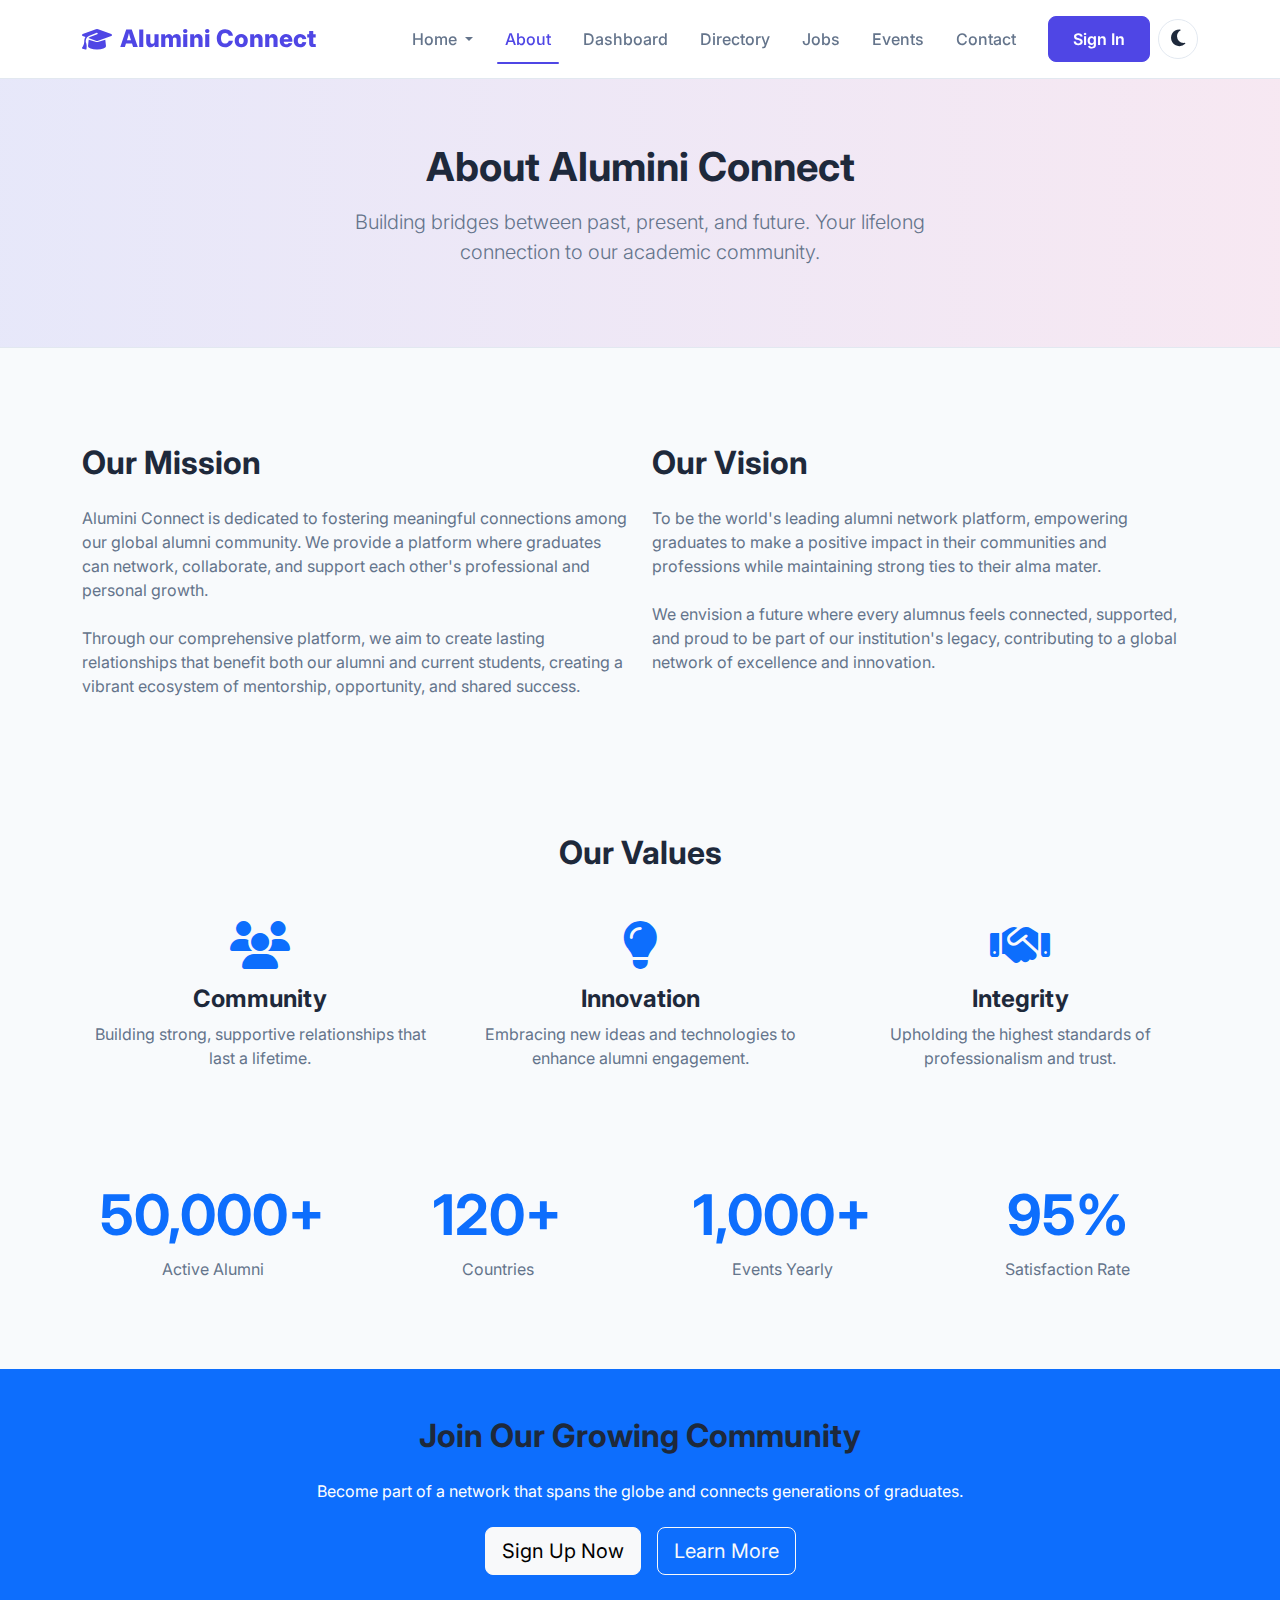
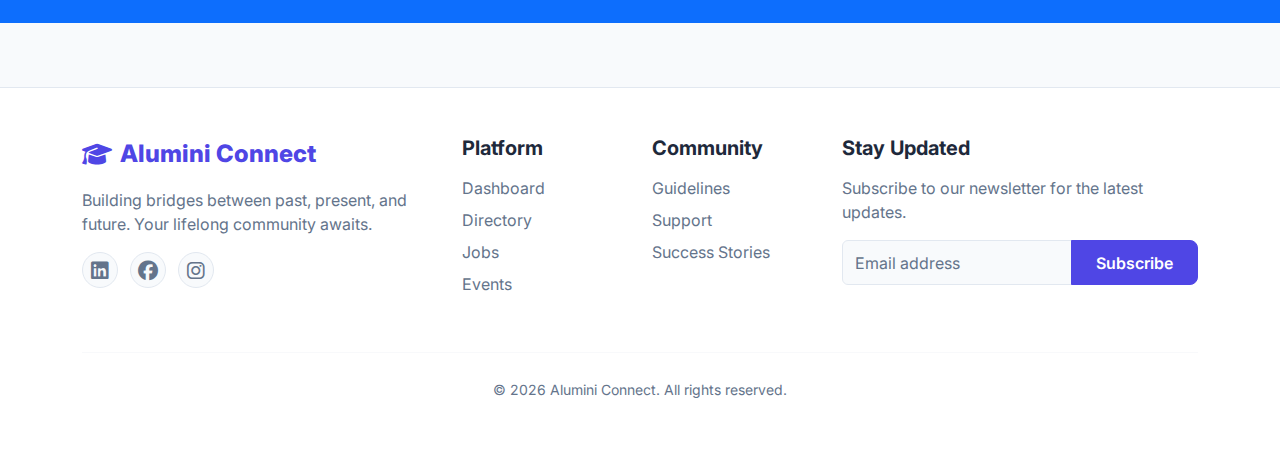
<file: about.html>
<!DOCTYPE html>
<html lang="en" data-theme="light">

<head>
    <meta charset="UTF-8">
    <meta name="viewport" content="width=device-width, initial-scale=1.0">
    <title>About Us | Alumini Connect</title>
    <link rel="icon" href="favicon.svg" type="image/svg+xml">
    <!-- Fonts -->
    <link rel="preconnect" href="https://fonts.googleapis.com">
    <link rel="preconnect" href="https://fonts.gstatic.com" crossorigin>
    <link href="https://fonts.googleapis.com/css2?family=Inter:wght@300;400;500;600;700;800&display=swap"
        rel="stylesheet">
    <!-- Bootstrap CSS -->
    <link href="https://cdn.jsdelivr.net/npm/bootstrap@5.3.2/dist/css/bootstrap.min.css" rel="stylesheet">
    <!-- Font Awesome -->
    <link rel="stylesheet" href="https://cdnjs.cloudflare.com/ajax/libs/font-awesome/6.4.0/css/all.min.css">
    <!-- Custom CSS -->
    <link rel="stylesheet" href="css/styles.css">
</head>

<body>

    <!-- Navbar -->
    <nav class="navbar navbar-expand-xl sticky-top">
        <div class="container">
            <a class="navbar-brand" href="index.html">
                <i class="fa-solid fa-graduation-cap"></i> Alumini Connect
            </a>
            <button class="navbar-toggler" type="button" data-bs-toggle="collapse" data-bs-target="#navbarNav">
                <span class="navbar-toggler-icon"></span>
            </button>
            <div class="collapse navbar-collapse" id="navbarNav">
                <ul class="navbar-nav ms-auto align-items-center">
                    <li class="nav-item dropdown">
                        <a class="nav-link dropdown-toggle" href="index.html" role="button" data-bs-toggle="dropdown"
                            aria-expanded="false">
                            Home
                        </a>
                        <ul class="dropdown-menu">
                            <li><a class="dropdown-item" href="index.html">Home 1</a></li>
                            <li><a class="dropdown-item" href="home2.html">Home 2</a></li>
                        </ul>
                    </li>
                    <li class="nav-item"><a class="nav-link active" href="about.html">About</a></li>
                    <li class="nav-item"><a class="nav-link" href="dashboard.html">Dashboard</a></li>
                    <li class="nav-item"><a class="nav-link" href="directory.html">Directory</a></li>
                    <li class="nav-item"><a class="nav-link" href="jobs.html">Jobs</a></li>
                    <li class="nav-item"><a class="nav-link" href="events.html">Events</a></li>
                    <li class="nav-item"><a class="nav-link" href="contact.html">Contact</a></li>
                    <li class="nav-item ms-3">
                        <button class="btn btn-primary">Sign In</button>
                    </li>
                    <li class="nav-item ms-2">
                        <button id="theme-toggle" class="theme-toggle" aria-label="Toggle theme">
                            <i class="fa-solid fa-moon"></i>
                        </button>
                    </li>
                </ul>
            </div>
        </div>
    </nav>

    <!-- Header -->
    <div class="page-header text-center">
        <div class="container">
            <h1 class="mb-3">About Alumini Connect</h1>
            <p class="text-muted lead mx-auto" style="max-width: 600px;">
                Building bridges between past, present, and future. Your lifelong connection to our academic community.
            </p>
        </div>
    </div>

    <!-- Mission Section -->
    <section class="py-5">
        <div class="container">
            <div class="row">
                <div class="col-lg-6 mb-4">
                    <h2 class="mb-4">Our Mission</h2>
                    <p class="text-muted mb-4">
                        Alumini Connect is dedicated to fostering meaningful connections among our global alumni community. 
                        We provide a platform where graduates can network, collaborate, and support each other's professional 
                        and personal growth.
                    </p>
                    <p class="text-muted">
                        Through our comprehensive platform, we aim to create lasting relationships that benefit both 
                        our alumni and current students, creating a vibrant ecosystem of mentorship, opportunity, and 
                        shared success.
                    </p>
                </div>
                <div class="col-lg-6 mb-4">
                    <h2 class="mb-4">Our Vision</h2>
                    <p class="text-muted mb-4">
                        To be the world's leading alumni network platform, empowering graduates to make a positive impact 
                        in their communities and professions while maintaining strong ties to their alma mater.
                    </p>
                    <p class="text-muted">
                        We envision a future where every alumnus feels connected, supported, and proud to be part of 
                        our institution's legacy, contributing to a global network of excellence and innovation.
                    </p>
                </div>
            </div>
        </div>
    </section>

    <!-- Values Section -->
    <section class="py-5" style="background-color: var(--bg-color);">
        <div class="container">
            <h2 class="text-center mb-5">Our Values</h2>
            <div class="row g-4">
                <div class="col-md-4">
                    <div class="text-center">
                        <div class="mb-3">
                            <i class="fa-solid fa-users fa-3x text-primary"></i>
                        </div>
                        <h4>Community</h4>
                        <p class="text-muted">
                            Building strong, supportive relationships that last a lifetime.
                        </p>
                    </div>
                </div>
                <div class="col-md-4">
                    <div class="text-center">
                        <div class="mb-3">
                            <i class="fa-solid fa-lightbulb fa-3x text-primary"></i>
                        </div>
                        <h4>Innovation</h4>
                        <p class="text-muted">
                            Embracing new ideas and technologies to enhance alumni engagement.
                        </p>
                    </div>
                </div>
                <div class="col-md-4">
                    <div class="text-center">
                        <div class="mb-3">
                            <i class="fa-solid fa-handshake fa-3x text-primary"></i>
                        </div>
                        <h4>Integrity</h4>
                        <p class="text-muted">
                            Upholding the highest standards of professionalism and trust.
                        </p>
                    </div>
                </div>
            </div>
        </div>
    </section>

    <!-- Stats Section -->
    <section class="py-5">
        <div class="container">
            <div class="row text-center">
                <div class="col-md-3 mb-4">
                    <h3 class="display-4 fw-bold text-primary">50,000+</h3>
                    <p class="text-muted">Active Alumni</p>
                </div>
                <div class="col-md-3 mb-4">
                    <h3 class="display-4 fw-bold text-primary">120+</h3>
                    <p class="text-muted">Countries</p>
                </div>
                <div class="col-md-3 mb-4">
                    <h3 class="display-4 fw-bold text-primary">1,000+</h3>
                    <p class="text-muted">Events Yearly</p>
                </div>
                <div class="col-md-3 mb-4">
                    <h3 class="display-4 fw-bold text-primary">95%</h3>
                    <p class="text-muted">Satisfaction Rate</p>
                </div>
            </div>
        </div>
    </section>

    <!-- CTA Section -->
    <section class="py-5 bg-primary text-white">
        <div class="container text-center">
            <h2 class="mb-4">Join Our Growing Community</h2>
            <p class="mb-4">
                Become part of a network that spans the globe and connects generations of graduates.
            </p>
            <div class="d-flex justify-content-center gap-3">
                <a href="signup.html" class="btn btn-light btn-lg">Sign Up Now</a>
                <a href="contact.html" class="btn btn-outline-light btn-lg">Learn More</a>
            </div>
        </div>
    </section>

    <!-- Footer -->
    <footer>
            <div class="container">
                <div class="row">
                    <div class="col-md-4 mb-4">
                        <a class="navbar-brand mb-3" href="#">
                            <i class="fa-solid fa-graduation-cap"></i> Alumini Connect
                        </a>
                        <p class="text-muted">Building bridges between past, present, and future. Your lifelong
                            community
                            awaits.</p>
                        <div class="social-links mt-3">
                            <a href="#" class="text-muted error-link me-2"><i
                                    class="fa-brands fa-linkedin fa-lg"></i></a>
                            <a href="#" class="text-muted me-2"><i class="fa-brands fa-facebook fa-lg"></i></a>
                            <a href="#" class="text-muted"><i class="fa-brands fa-instagram fa-lg"></i></a>
                        </div>
                    </div>
                    <div class="col-md-2 mb-4">
                        <h5 class="mb-3">Platform</h5>
                        <a href="dashboard.html" class="footer-link">Dashboard</a>
                        <a href="directory.html" class="footer-link">Directory</a>
                        <a href="jobs.html" class="footer-link">Jobs</a>
                        <a href="events.html" class="footer-link">Events</a>
                    </div>
                    <div class="col-md-2 mb-4">
                        <h5 class="mb-3">Community</h5>
                        <a href="#" class="footer-link">Guidelines</a>
                        <a href="#" class="footer-link">Support</a>
                        <a href="#" class="footer-link">Success Stories</a>
                    </div>
                    <div class="col-md-4 mb-4">
                        <h5 class="mb-3">Stay Updated</h5>
                        <p class="text-muted mb-3">Subscribe to our newsletter for the latest updates.</p>
                        <div class="input-group mb-3">
                            <input type="text" class="form-control" placeholder="Email address"
                                aria-label="Email address">
                            <button class="btn btn-primary" type="button">Subscribe</button>
                        </div>
                    </div>
                </div>
                <hr class="my-4" style="border-color: var(--border-color);">
                <div class="text-center text-muted">
                    <small>&copy; 2026 Alumini Connect. All rights reserved.</small>
                </div>
            </div>
        </footer>

    <!-- Bootstrap JS -->
    <script src="https://cdn.jsdelivr.net/npm/bootstrap@5.3.2/dist/js/bootstrap.bundle.min.js"></script>
    <!-- Custom JS -->
    <script src="js/script.js"></script>
</body>

</html>
</file>
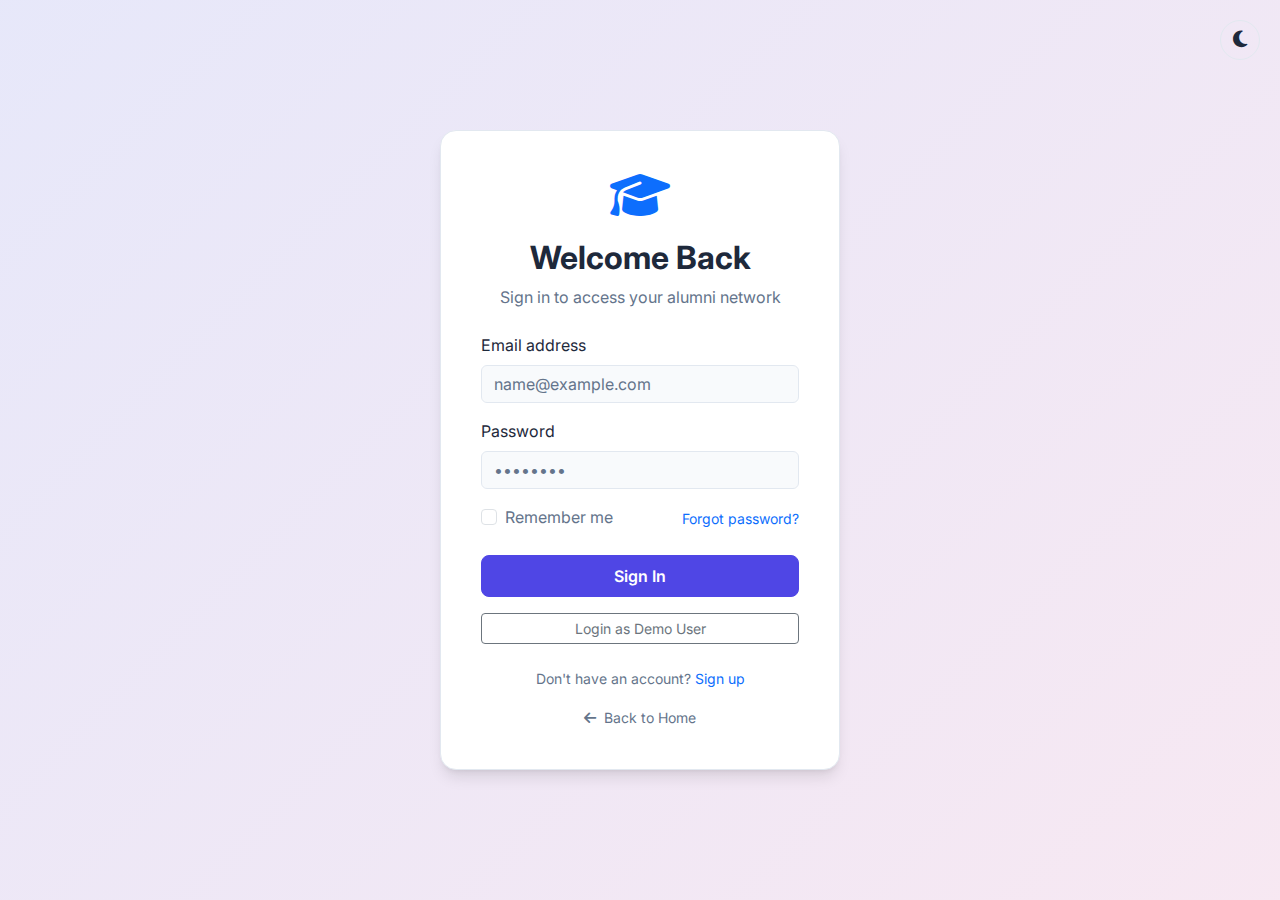
<file: login.html>
<!DOCTYPE html>
<html lang="en" data-theme="light">

<head>
    <meta charset="UTF-8">
    <meta name="viewport" content="width=device-width, initial-scale=1.0">
    <title>Sign In - Alumini Connect</title>
    <link rel="icon" href="favicon.svg" type="image/svg+xml">
    <!-- Fonts -->
    <link rel="preconnect" href="https://fonts.googleapis.com">
    <link rel="preconnect" href="https://fonts.gstatic.com" crossorigin>
    <link href="https://fonts.googleapis.com/css2?family=Inter:wght@300;400;500;600;700;800&display=swap"
        rel="stylesheet">
    <!-- Bootstrap CSS -->
    <link href="https://cdn.jsdelivr.net/npm/bootstrap@5.3.2/dist/css/bootstrap.min.css" rel="stylesheet">
    <!-- Font Awesome -->
    <link rel="stylesheet" href="https://cdnjs.cloudflare.com/ajax/libs/font-awesome/6.4.0/css/all.min.css">
    <!-- Custom CSS -->
    <link rel="stylesheet" href="css/styles.css">
    <style>
        .login-container {
            min-height: 100vh;
            display: flex;
            align-items: center;
            justify-content: center;
            background: linear-gradient(135deg, rgba(79, 70, 229, 0.1), rgba(236, 72, 153, 0.1));
        }

        .login-card {
            background-color: var(--card-bg);
            border: 1px solid var(--border-color);
            border-radius: 16px;
            padding: 2.5rem;
            width: 100%;
            max-width: 400px;
            box-shadow: var(--shadow-lg);
        }
    </style>
</head>

<body>

    <div class="login-container">
        <div class="login-card animate-on-scroll">
            <div class="text-center mb-4">
                <a class="navbar-brand mb-3 d-inline-block text-decoration-none" href="index.html">
                    <i class="fa-solid fa-graduation-cap text-primary fa-2x"></i>
                </a>
                <h2 class="fw-bold">Welcome Back</h2>
                <p class="text-muted">Sign in to access your alumni network</p>
            </div>

            <form id="loginForm">
                <div class="mb-3">
                    <label for="email" class="form-label">Email address</label>
                    <input type="email" class="form-control" id="email" placeholder="name@example.com" required>
                </div>
                <div class="mb-3">
                    <label for="password" class="form-label">Password</label>
                    <input type="password" class="form-control" id="password" placeholder="••••••••" required>
                </div>
                <div class="d-flex justify-content-between align-items-center mb-4">
                    <div class="form-check">
                        <input class="form-check-input" type="checkbox" id="remember">
                        <label class="form-check-label text-muted" for="remember">
                            Remember me
                        </label>
                    </div>
                    <a href="#" class="text-primary text-decoration-none small">Forgot password?</a>
                </div>
                <button type="submit" class="btn btn-primary w-100 py-2 fw-semibold">Sign In</button>
                <div class="text-center mt-3">
                    <button type="button" id="demoLoginBtn" class="btn btn-outline-secondary btn-sm w-100">Login as Demo
                        User</button>
                </div>
            </form>

            <div class="text-center mt-4">
                <p class="text-muted small">Don't have an account? <a href="signup.html"
                        class="text-primary text-decoration-none">Sign up</a></p>
                <div class="mt-3">
                    <a href="index.html" class="text-muted text-decoration-none small"><i
                            class="fa-solid fa-arrow-left me-1"></i> Back to Home</a>
                </div>
            </div>
        </div>
    </div>

    <!-- Theme Toggle (Absolute Position) -->
    <div style="position: absolute; top: 20px; right: 20px;">
        <button id="theme-toggle" class="theme-toggle" aria-label="Toggle theme">
            <i class="fa-solid fa-moon"></i>
        </button>
    </div>

    <!-- Bootstrap Bundle with Popper -->
    <script src="https://cdn.jsdelivr.net/npm/bootstrap@5.3.2/dist/js/bootstrap.bundle.min.js"></script>
    <!-- Custom JS -->
    <script src="js/script.js"></script>

</body>

</html>
</file>
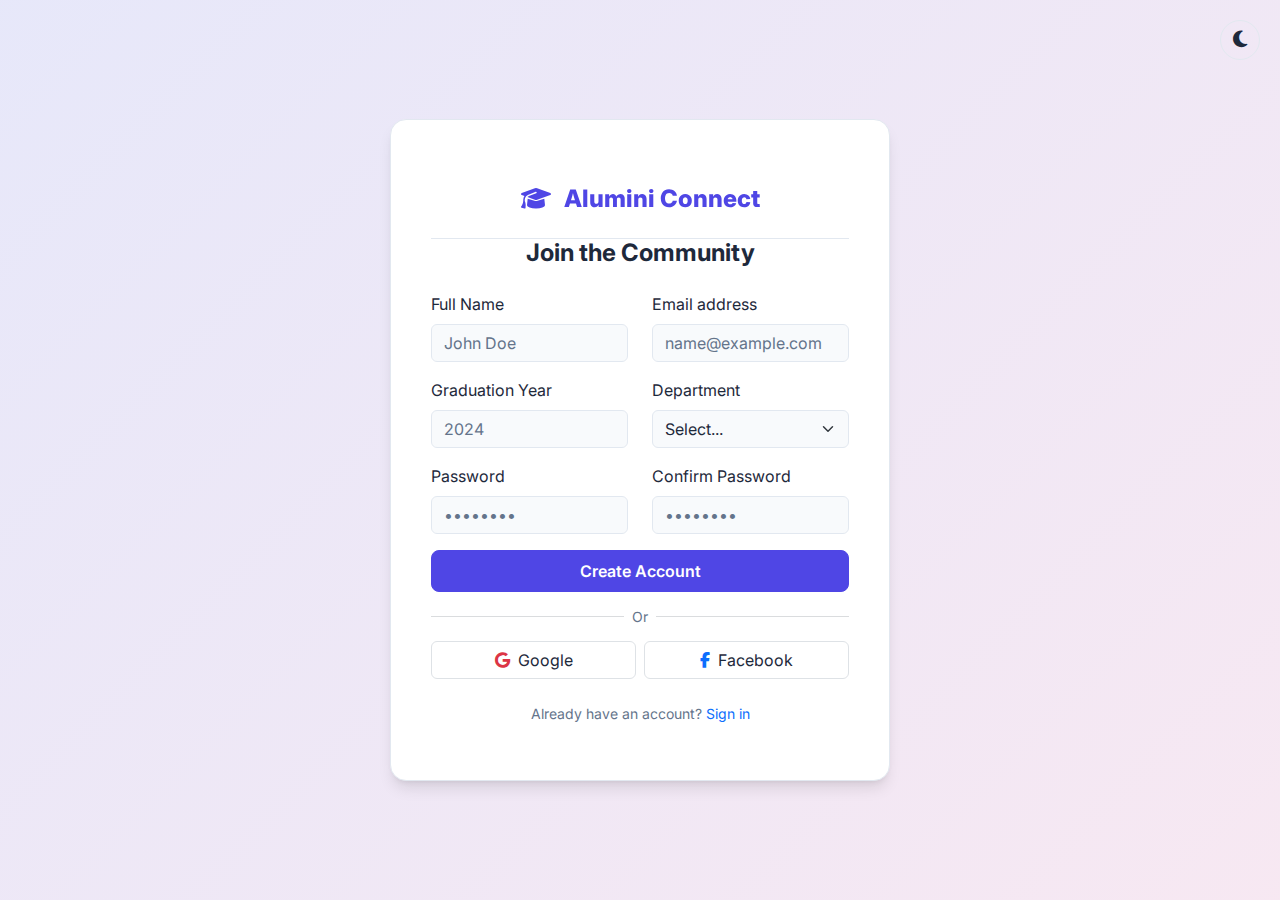
<file: signup.html>
<!DOCTYPE html>
<html lang="en" data-theme="light">

<head>
    <meta charset="UTF-8">
    <meta name="viewport" content="width=device-width, initial-scale=1.0">
    <title>Sign Up - Alumini Connect</title>
    <link rel="icon" href="favicon.svg" type="image/svg+xml">
    <!-- Fonts -->
    <link rel="preconnect" href="https://fonts.googleapis.com">
    <link rel="preconnect" href="https://fonts.gstatic.com" crossorigin>
    <link href="https://fonts.googleapis.com/css2?family=Inter:wght@300;400;500;600;700;800&display=swap"
        rel="stylesheet">
    <!-- Bootstrap CSS -->
    <link href="https://cdn.jsdelivr.net/npm/bootstrap@5.3.2/dist/css/bootstrap.min.css" rel="stylesheet">
    <!-- Font Awesome -->
    <link rel="stylesheet" href="https://cdnjs.cloudflare.com/ajax/libs/font-awesome/6.4.0/css/all.min.css">
    <!-- Custom CSS -->
    <link rel="stylesheet" href="css/styles.css">
    <style>
        .login-container {
            min-height: 100vh;
            display: flex;
            align-items: center;
            justify-content: center;
            background: linear-gradient(135deg, rgba(79, 70, 229, 0.1), rgba(236, 72, 153, 0.1));
        }

        .login-card {
            background-color: var(--card-bg);
            border: 1px solid var(--border-color);
            border-radius: 16px;
            padding: 2.5rem;
            width: 100%;
            max-width: 500px;
            box-shadow: var(--shadow-lg);
        }
        
        .login-card .navbar-brand {
            display: flex;
            align-items: center;
            justify-content: center;
            margin-bottom: 1.5rem;
            font-weight: 800;
            font-size: 1.5rem;
            color: var(--primary-color) !important;
            text-decoration: none;
        }
        
        .login-card .navbar-brand i {
            margin-right: 0.5rem;
        }
    </style>
</head>

<body>

    <div class="login-container">
        <div class="login-card animate-on-scroll">
            <div class="text-center mb-4">
                <nav class="navbar navbar-expand-xl sticky-top">
                    <a  style="display: table;margin: 0 auto;" class="navbar-brand" href="index.html">
                    <i class="fa-solid fa-graduation-cap"></i> Alumini Connect
                </a>
                </nav>
                <h4 class="fw-bold">Join the Community</h4>
            </div>

            <form id="signupForm">
                <div class="row">
                    <div class="col-md-6 mb-3">
                        <label for="fullName" class="form-label">Full Name</label>
                        <input type="text" class="form-control" id="fullName" placeholder="John Doe" required>
                    </div>
                    <div class="col-md-6 mb-3">
                        <label for="email" class="form-label">Email address</label>
                        <input type="email" class="form-control" id="email" placeholder="name@example.com" required>
                    </div>
                </div>

                <div class="row">
                    <div class="col-md-6 mb-3">
                        <label for="gradYear" class="form-label">Graduation Year</label>
                        <input type="number" class="form-control" id="gradYear" placeholder="2024" min="1950" max="2030"
                            required>
                    </div>
                    <div class="col-md-6 mb-3">
                        <label for="department" class="form-label">Department</label>
                        <select class="form-select" id="department" required>
                            <option value="" selected disabled>Select...</option>
                            <option value="cs">Computer Science</option>
                            <option value="engineering">Engineering</option>
                            <option value="business">Business</option>
                            <option value="arts">Arts & Sciences</option>
                            <option value="other">Other</option>
                        </select>
                    </div>
                </div>

                <div class="row">
                    <div class="col-md-6 mb-3">
                        <label for="password" class="form-label">Password</label>
                        <input type="password" class="form-control" id="password" placeholder="••••••••" required>
                    </div>
                    <div class="col-md-6 mb-3">
                        <label for="confirmPassword" class="form-label">Confirm Password</label>
                        <input type="password" class="form-control" id="confirmPassword" placeholder="••••••••"
                            required>
                    </div>
                </div>

                <button type="submit" class="btn btn-primary w-100 py-2 fw-semibold">Create Account</button>

                <div class="position-relative my-4">
                    <hr class="text-secondary opacity-25">
                    <span
                        class="position-absolute top-50 start-50 translate-middle bg-white px-2 text-muted small text-nowrap"
                        style="z-index: 1;">Or
                    </span>
                </div>

                <div class="d-flex gap-2">
                    <button type="button"
                        class="btn btn-social border w-100 d-flex align-items-center justify-content-center gap-2">
                        <i class="fa-brands fa-google text-danger"></i>
                        Google
                    </button>
                    <button type="button"
                        class="btn btn-social border w-100 d-flex align-items-center justify-content-center gap-2">
                        <i class="fa-brands fa-facebook-f text-primary"></i>
                        Facebook
                    </button>
                </div>
            </form>

            <div class="text-center mt-4">
                <p class="text-muted small">Already have an account? <a href="login.html"
                        class="text-primary text-decoration-none">Sign in</a></p>
            </div>
        </div>
    </div>

    <!-- Theme Toggle (Absolute Position) -->
    <div style="position: absolute; top: 20px; right: 20px;">
        <button id="theme-toggle" class="theme-toggle" aria-label="Toggle theme">
            <i class="fa-solid fa-moon"></i>
        </button>
    </div>

    <!-- Bootstrap Bundle with Popper -->
    <script src="https://cdn.jsdelivr.net/npm/bootstrap@5.3.2/dist/js/bootstrap.bundle.min.js"></script>
    <!-- Custom JS -->
    <script src="js/script.js"></script>

</body>

</html>
</file>
<file: css/styles.css>
:root {
    /* Light Theme Variables */
    --primary-color: #4f46e5;
    /* Indigo 600 */
    --primary-hover: #4338ca;
    /* Indigo 700 */
    --secondary-color: #ec4899;
    /* Pink 500 */
    --bg-color: #f8fafc;
    /* Slate 50 */
    --card-bg: #ffffff;
    --text-color: #1e293b;
    /* Slate 800 */
    --text-muted: #64748b;
    /* Slate 500 */
    --border-color: #e2e8f0;
    /* Slate 200 */
    --navbar-bg: rgba(255, 255, 255, 0.9);
    --shadow-sm: 0 1px 2px 0 rgb(0 0 0 / 0.05);
    --shadow-md: 0 4px 6px -1px rgb(0 0 0 / 0.1), 0 2px 4px -2px rgb(0 0 0 / 0.1);
    --shadow-lg: 0 10px 15px -3px rgb(0 0 0 / 0.1), 0 4px 6px -4px rgb(0 0 0 / 0.1);
    --transition-speed: 0.3s;
}

[data-theme="dark"] {
    /* Dark Theme Variables */
    --primary-color: #6366f1;
    /* Indigo 500 */
    --primary-hover: #818cf8;
    /* Indigo 400 */
    --secondary-color: #f472b6;
    /* Pink 400 */
    --bg-color: #0f172a;
    /* Slate 900 */
    --card-bg: #1e293b;
    /* Slate 800 */
    --text-color: #ffffff;
    /* White */
    --text-muted: #cbd5e1;
    /* Slate 300 */
    --border-color: #334155;
    /* Slate 700 */
    --navbar-bg: rgba(15, 23, 42, 0.9);
}

body {
    background-color: var(--bg-color);
    color: var(--text-color);
    font-family: 'Inter', system-ui, -apple-system, sans-serif;
    transition: background-color var(--transition-speed), color var(--transition-speed);
    overflow-x: hidden;
    /* Prevent horizontal scroll from animations */
}

h1,
h2,
h3,
h4,
h5,
h6 {
    font-weight: 700;
    color: var(--text-color);
}

a {
    text-decoration: none;
    transition: color var(--transition-speed);
}

/* Navbar */
.navbar {
    background-color: var(--navbar-bg);
    backdrop-filter: blur(10px);
    border-bottom: 1px solid var(--border-color);
    padding: 1rem 0;
    transition: background-color var(--transition-speed), border-color var(--transition-speed);
}

.navbar-brand {
    font-weight: 800;
    font-size: 1.5rem;
    color: var(--primary-color) !important;
    display: flex;
    align-items: center;
    gap: 0.5rem;
}

.nav-link {
    color: var(--text-muted) !important;
    font-weight: 500;
    margin: 0 0.5rem;
    position: relative;
    transition: color var(--transition-speed);
}

.nav-link:hover,
.nav-link.active {
    color: var(--primary-color) !important;
}

/* Dropdown on Hover */
.navbar-nav .dropdown:hover .dropdown-menu {
    display: block;
    margin-top: 0;
}

.nav-link.active::after {
    content: '';
    position: absolute;
    bottom: -5px;
    left: 0;
    width: 100%;
    height: 2px;
    background-color: var(--primary-color);
    border-radius: 2px;
}

/* Navbar Toggler (Dark Mode) */
[data-theme="dark"] .navbar-toggler-icon {
    filter: invert(1) grayscale(100%) brightness(200%);
}

[data-theme="dark"] .navbar-toggler {
    border-color: rgba(255, 255, 255, 0.1);
}

/* Buttons */
.btn-primary {
    background-color: var(--primary-color);
    border-color: var(--primary-color);
    padding: 0.6rem 1.5rem;
    font-weight: 600;
    border-radius: 8px;
    transition: all 0.2s ease;
}

.btn-primary:hover {
    background-color: var(--primary-hover);
    border-color: var(--primary-hover);
    transform: translateY(-2px);
    box-shadow: var(--shadow-md);
}

.btn-outline-primary {
    color: var(--primary-color);
    border-color: var(--primary-color);
    border-radius: 8px;
    font-weight: 600;
}

.btn-outline-primary:hover {
    background-color: var(--primary-color);
    color: #fff;
}

/* Cards (Global Override) */
.card {
    background-color: var(--card-bg);
    border-color: var(--border-color);
    color: var(--text-color);
    transition: background-color var(--transition-speed), border-color var(--transition-speed), color var(--transition-speed);
}


/* Hero Section */
.hero-section {
    padding: 6rem 0;
    position: relative;
    overflow: hidden;
}

.hero-content h1 {
    font-size: 3.5rem;
    line-height: 1.2;
    margin-bottom: 1.5rem;
    background: linear-gradient(135deg, var(--primary-color), var(--secondary-color));
    -webkit-background-clip: text;
    background-clip: text;
    -webkit-text-fill-color: transparent;
}

.hero-content p {
    font-size: 1.25rem;
    color: var(--text-muted);
    margin-bottom: 2rem;
}

.hero-image {
    position: relative;
    z-index: 1;
    animation: float 6s ease-in-out infinite;
}

.hero-image img {
    border-radius: 20px;
    box-shadow: var(--shadow-lg);
}

/* Features Section */
.feature-card {
    background-color: var(--card-bg);
    border: 1px solid var(--border-color);
    border-radius: 16px;
    padding: 2rem;
    transition: all var(--transition-speed);
    height: 100%;
    text-align: center;
}

.feature-card:hover {
    transform: translateY(-5px);
    box-shadow: var(--shadow-lg);
    border-color: var(--primary-color);
}

.feature-icon {
    width: 60px;
    height: 60px;
    background-color: rgba(79, 70, 229, 0.1);
    border-radius: 12px;
    display: flex;
    align-items: center;
    justify-content: center;
    font-size: 1.5rem;
    color: var(--primary-color);
    margin: 0 auto 1.5rem auto;
}

[data-theme="dark"] .feature-icon {
    background-color: rgba(99, 102, 241, 0.2);
}

.feature-card h3 {
    margin-bottom: 1rem;
    font-size: 1.25rem;
}

.feature-card p {
    color: var(--text-muted);
}

/* Footer */
footer {
    background-color: var(--card-bg);
    border-top: 1px solid var(--border-color);
    padding: 3rem 0;
    margin-top: 4rem;
}

.footer-link {
    color: var(--text-muted);
    margin-bottom: 0.5rem;
    display: block;
    transition: color 0.2s;
}

.footer-link:hover {
    color: var(--primary-color);
}

/* Theme Toggle */
.theme-toggle {
    cursor: pointer;
    font-size: 1.2rem;
    color: var(--text-color);
    width: 40px;
    height: 40px;
    display: flex;
    align-items: center;
    justify-content: center;
    border-radius: 50%;
    border: 1px solid var(--border-color);
    background-color: transparent;
    transition: all 0.2s;
}

.theme-toggle:hover {
    background-color: rgba(128, 128, 128, 0.1);
    transform: rotate(15deg);
}

/* Stats Section */
.stats-section {
    background: linear-gradient(135deg, var(--primary-color), var(--secondary-color));
    color: white;
}

.stat-item h2 {
    font-size: 3rem;
    font-weight: 800;
    color: white;
    margin-bottom: 0.5rem;
}

.stat-item p {
    font-size: 1.1rem;
    opacity: 0.9;
    margin: 0;
}

/* Success Stories */
.story-card {
    background-color: var(--card-bg);
    border: 1px solid var(--border-color);
    border-radius: 16px;
    padding: 2rem;
    height: 100%;
    transition: all var(--transition-speed);
}

.story-card:hover {
    transform: translateY(-5px);
    box-shadow: var(--shadow-lg);
}

.story-image {
    width: 80px;
    height: 80px;
    border-radius: 50%;
    object-fit: cover;
    margin-bottom: 1.5rem;
    border: 3px solid var(--primary-color);
}

.story-quote {
    font-style: italic;
    color: var(--text-muted);
    font-size: 1.1rem;
    margin-bottom: 1.5rem;
}

/* CTA Section */
.cta-section {
    background-color: var(--card-bg);
    border-radius: 24px;
    padding: 4rem 2rem;
    border: 1px solid var(--border-color);
    position: relative;
    overflow: hidden;
}

.cta-section::before {
    content: '';
    position: absolute;
    top: 0;
    left: 0;
    width: 100%;
    height: 100%;
    background: linear-gradient(45deg, rgba(79, 70, 229, 0.05), rgba(236, 72, 153, 0.05));
    z-index: 0;
}

.cta-content {
    position: relative;
    z-index: 1;
}

/* Utilities */
.text-muted {
    color: var(--text-muted) !important;
}

.text-gradient {
    background: linear-gradient(135deg, var(--primary-color), var(--secondary-color));
    -webkit-background-clip: text;
    background-clip: text;
    -webkit-text-fill-color: transparent;
}

/* Animations */
@keyframes float {
    0% {
        transform: translateY(0px);
    }

    50% {
        transform: translateY(-20px);
    }

    100% {
        transform: translateY(0px);
    }
}

.fade-in {
    animation: fadeIn 0.8s ease-out forwards;
    opacity: 0;
}

@keyframes fadeIn {
    from {
        opacity: 0;
        transform: translateY(20px);
    }

    to {
        opacity: 1;
        transform: translateY(0);
    }
}

/* Page Headers */
.page-header {
    background: linear-gradient(to right, rgba(79, 70, 229, 0.1), rgba(236, 72, 153, 0.1));
    padding: 4rem 0;
    margin-bottom: 3rem;
    border-bottom: 1px solid var(--border-color);
}

[data-theme="dark"] .btn-close {
    filter: invert(1) grayscale(100%) brightness(200%);
}

/* Form Styles */
.form-label,
.form-text {
    color: var(--text-color);
}

.form-control,
.form-select {
    background-color: var(--bg-color);
    border-color: var(--border-color);
    color: var(--text-color);
}

.form-control:focus,
.form-select:focus {
    background-color: var(--bg-color);
    border-color: var(--primary-color);
    color: var(--text-color);
    box-shadow: 0 0 0 0.25rem rgba(79, 70, 229, 0.25);
}


.form-control::placeholder {
    color: var(--text-muted);
}

/* Dark Mode Overrides for Bootstrap Components */
.dropdown-menu {
    background-color: var(--card-bg);
    border-color: var(--border-color);
}

.dropdown-item {
    color: var(--text-color);
}

.dropdown-item:hover,
.dropdown-item:focus {
    background-color: var(--bg-color);
    /* Or a slightly lighter/darker shade */
    color: var(--primary-color);
}

.modal-content {
    background-color: var(--card-bg);
    color: var(--text-color);
    border-color: var(--border-color);
}

.modal-header,
.modal-footer {
    border-color: var(--border-color);
}



/* .btn-close inversion is handled by the filter in line 381 */


/* Dark Mode Paragraph Overrides - Global */
[data-theme="dark"] p,
[data-theme="dark"] label,
[data-theme="dark"] .form-check-label,
[data-theme="dark"] .card-title {
    color: var(--text-color) !important;
}

/* Dark Mode Footer Visibility */
[data-theme="dark"] footer .text-muted,
[data-theme="dark"] .footer-link {
    color: var(--text-color) !important;
    opacity: 0.9;
}

[data-theme="dark"] .footer-link:hover {
    color: var(--primary-color) !important;
    opacity: 1;
}

/* Scroll to Top Button */
.scroll-to-top {
    position: fixed;
    bottom: 2rem;
    right: 2rem;
    background-color: var(--primary-color);
    color: white;
    width: 45px;
    height: 45px;
    border-radius: 50%;
    border: none;
    display: flex;
    align-items: center;
    justify-content: center;
    font-size: 1.2rem;
    cursor: pointer;
    box-shadow: var(--shadow-lg);
    opacity: 0;
    visibility: hidden;
    transform: translateY(20px);
    transition: all 0.3s ease;
    z-index: 1000;
}

.scroll-to-top.visible {
    opacity: 1;
    visibility: visible;
    transform: translateY(0);
}

.scroll-to-top:hover {
    background-color: var(--primary-hover);
    transform: translateY(-5px);
}

/* Social Icons */
.social-links a {
    text-decoration: none;
    transition: color 0.2s;
    display: inline-flex;
    align-items: center;
    justify-content: center;
    width: 36px;
    height: 36px;
    border-radius: 50%;
    background-color: var(--bg-color);
    border: 1px solid var(--border-color);
}

.social-links a:hover {
    color: var(--primary-color) !important;
    border-color: var(--primary-color);
    transform: translateY(-2px);
}

/* Responsive Design Overrides */
@media (max-width: 768px) {

    /* Typography */
    .hero-content h1 {
        font-size: 2.5rem;
        text-align: center;
    }

    .hero-content p {
        text-align: center;
    }

    .stat-item h2 {
        font-size: 2.5rem;
    }

    /* Layout & Spacing */
    .hero-section {
        padding: 4rem 0 2rem;
    }

    .hero-content {
        margin-bottom: 3rem;
    }

    .hero-content .d-flex {
        justify-content: center;
    }

    /* CTA Section */
    .cta-section {
        padding: 3rem 1.5rem;
    }

    .cta-section h2 {
        font-size: 2rem;
    }

    /* Footer */
    footer {
        text-align: center;
    }

    .social-links {
        justify-content: center;
    }
}

/* Auth Page Specifics */
.auth-icon {
    font-size: 1.2rem;
    /* Smaller than 1.5rem */
    color: var(--primary-color);
    transition: color 0.3s;
}

[data-theme="dark"] .auth-icon {
    color: #ffffff !important;
}

.btn-social {
    color: var(--text-color);
    border-color: var(--border-color);
    background-color: transparent;
    transition: all 0.2s;
}

.btn-social:hover {
    border-color: var(--text-color);
    color: var(--text-color);
    background-color: rgba(128, 128, 128, 0.05);
}

/* Theme-aware Backgrounds */
.bg-icon-box {
    background-color: #f8f9fa;
    /* Bootstrap bg-light equivalent */
    color: var(--text-color);
}

[data-theme="dark"] .bg-icon-box {
    background-color: rgba(255, 255, 255, 0.05);
}

/* List Groups (Dashboard) */
.list-group-item {
    background-color: var(--card-bg);
    border-color: var(--border-color);
    color: var(--text-color);
    transition: all 0.2s;
}

.list-group-item-action:hover,
.list-group-item-action:focus {
    background-color: var(--bg-color);
    color: var(--primary-color);
    border-color: var(--border-color);
}

.list-group-item-action:hover h6,
.list-group-item-action:focus h6 {
    color: var(--primary-color);
}

.list-group-item-action:hover .text-muted,
.list-group-item-action:focus .text-muted {
    color: var(--text-color) !important;
}

/* =========================================
   Dashboard Styles
   ========================================= */

/* Layout */
.dashboard-wrapper {
    display: flex;
    min-height: 100vh;
}

.dashboard-sidebar {
    width: 280px;
    background-color: var(--card-bg);
    border-right: 1px solid var(--border-color);
    display: flex;
    flex-direction: column;
    position: fixed;
    height: 100vh;
    top: 0;
    left: 0;
    z-index: 1000;
    transition: transform 0.3s ease-in-out;
}

.dashboard-main {
    flex-grow: 1;
    margin-left: 280px;
    background-color: var(--bg-color);
}

/* Sidebar Components */
.sidebar-brand {
    padding: 1.5rem;
    border-bottom: 1px solid var(--border-color);
    display: flex;
    align-items: center;
    gap: 0.75rem;
    font-size: 1.25rem;
    font-weight: 700;
    color: var(--primary-color);
    text-decoration: none;
}

.sidebar-nav {
    padding: 1rem 0;
    flex-grow: 1;
    overflow-y: auto;
}

.sidebar-link {
    display: flex;
    align-items: center;
    gap: 0.75rem;
    padding: 0.75rem 1.5rem;
    color: var(--text-muted);
    text-decoration: none;
    transition: all 0.2s;
    border-left: 3px solid transparent;
}

.sidebar-link:hover,
.sidebar-link.active {
    background-color: rgba(79, 70, 229, 0.05);
    color: var(--primary-color);
}

.sidebar-link.active {
    border-left-color: var(--primary-color);
    font-weight: 600;
}

.sidebar-footer {
    padding: 1rem;
    border-top: 1px solid var(--border-color);
}

/* Dashboard Header */
.dashboard-header {
    background-color: var(--card-bg);
    border-bottom: 1px solid var(--border-color);
    padding: 1rem 1.5rem;
    display: flex;
    align-items: center;
    justify-content: space-between;
    position: sticky;
    top: 0;
    z-index: 999;
}

/* Header Components */
.user-dropdown-toggle {
    display: flex;
    align-items: center;
    gap: 0.75rem;
    padding: 0.5rem;
    border-radius: 8px;
    transition: background-color 0.2s;
    cursor: pointer;
    border: none;
    background: transparent;
}

.user-dropdown-toggle:hover {
    background-color: rgba(128, 128, 128, 0.05);
}

.user-name {
    font-weight: 600;
    font-size: 0.9rem;
    color: var(--text-color);
}

.user-role {
    font-size: 0.75rem;
    color: var(--text-muted);
}

.sidebar-toggle-btn {
    background: transparent;
    border: none;
    font-size: 1.5rem;
    /* Increased size slightly */
    color: var(--text-color);
    padding: 0.5rem;
    border-radius: 8px;
    cursor: pointer;
    display: none;
    transition: background-color 0.2s, color 0.2s;
}

.sidebar-toggle-btn:hover {
    background-color: rgba(128, 128, 128, 0.1);
}

[data-theme="dark"] .sidebar-toggle-btn,
[data-theme="dark"] .sidebar-toggle-btn i {
    color: #ffffff !important;
}

/* Responsive */
@media (max-width: 991px) {
    .dashboard-sidebar {
        transform: translateX(-100%);
    }

    .dashboard-sidebar.show {
        transform: translateX(0);
    }

    .dashboard-main {
        margin-left: 0;
    }

    .sidebar-toggle-btn {
        display: block;
    }
}
</file>
